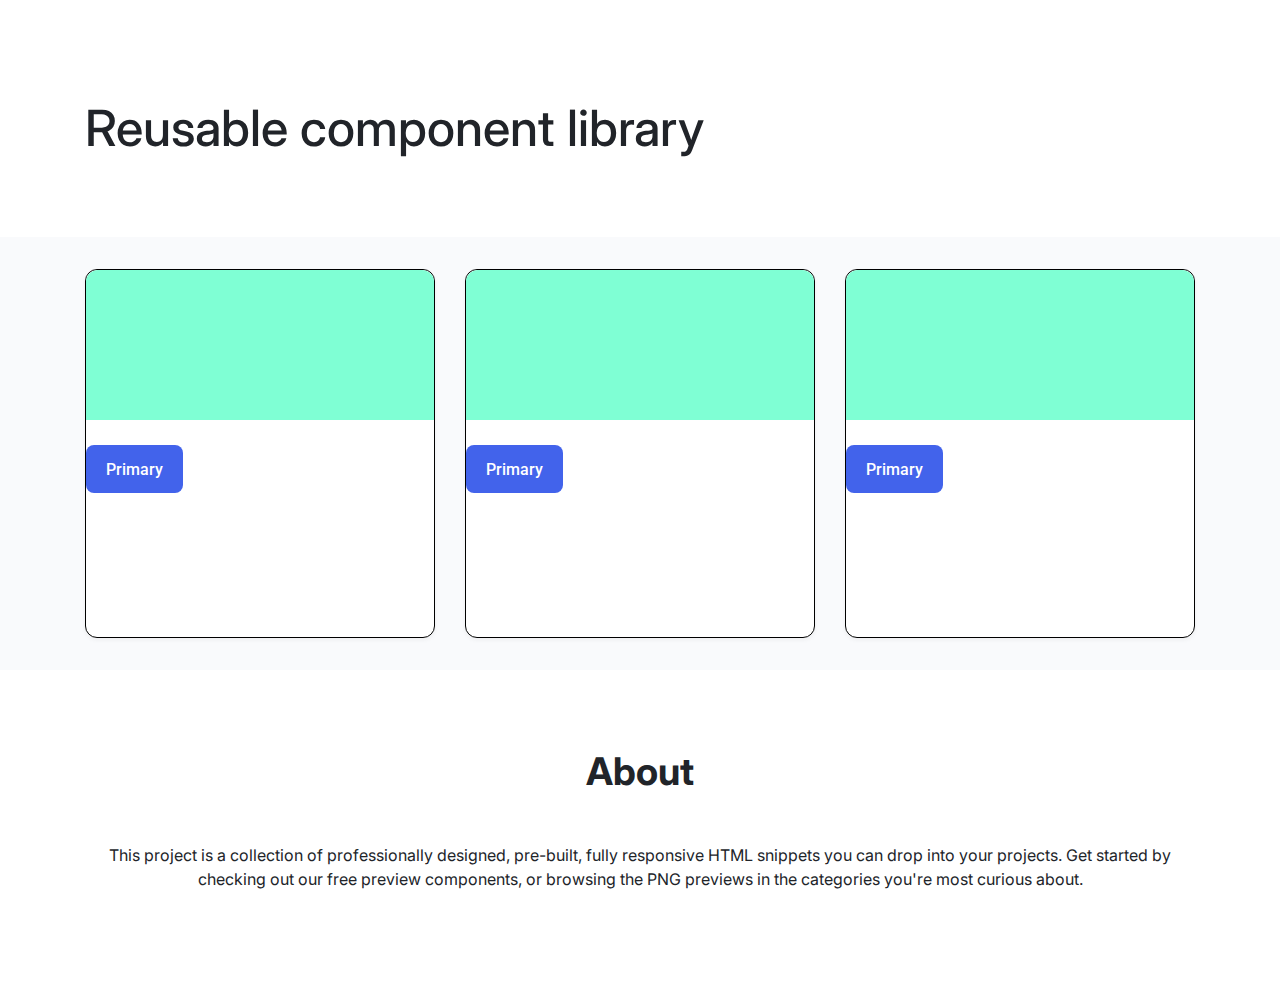
<file: index.html>
<!DOCTYPE html>
<!-- Главная страница -->
<html lang="ru">
    <head>
        <link rel="stylesheet" href="./assets/css/normalize.css">
        <link rel="stylesheet" href="./assets/css/main.css">
    </head>
    <body>
<div class="page">
    <header class="header">
        <div class="container"> 
        <h1 class="header__title">Reusable component library</h1>
    </div>
    </header>
    <main class="preview page__main">
        <div class="container">
            <div class="preview__cards">
                <div class="card">
                    <div class="card__placeholder">

                    </div>
                    <button class="button button_primary card_button" type="button" value='Primary'>
                        Primary
                    </button>
                   
                </div>
                <div class="card">
                    <div class="card__placeholder">
                    
                    </div>
                    <button class="button button_primary card_button" type="button" value='Primary'>
                        Primary
                    </button>
                </div>
                <div class="card">
                    <div class="card__placeholder">
                    
                    </div>
                    <button class="button button_primary card_button" type="button" value='Primary'>
                        Primary
                    </button>
                </div>
                
            </div>
        </div>
    </main>
    <footer class="footer">
    <div class="container">
        <h2 class="about">About</h2>
        <p class="project">This project is a collection of professionally designed, pre-built, fully responsive HTML snippets you can drop into your projects. Get started by checking out our free preview components, or browsing the PNG previews in the categories you're most curious about.</p>
    </div>
    </footer>
</div>
    </body>
</html>
</file>
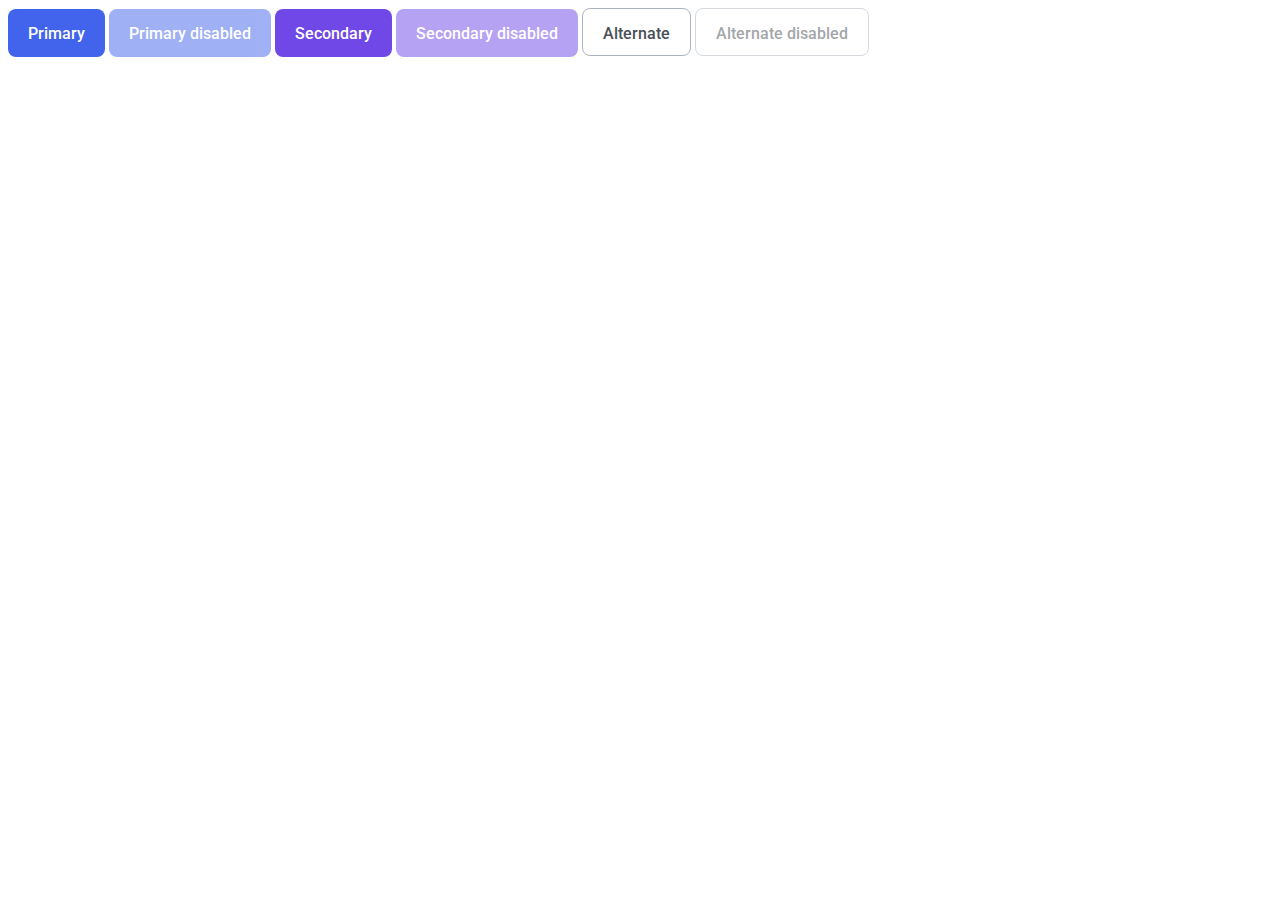
<file: 03-lection1/01-button/index.html>
<!DOCTYPE html>
<!-- Страница с кнопкой -->
<html lang="ru">
    <head>
        <link rel="stylesheet" href="../../assets/css/main.css">
        <link rel="stylesheet" href="./button.css">
        <title>button</title>
    </head>
    <body>
        <div class="button__theme">
   <button class="button button_primary" type="button" value='Primary'>Primary</button>
   <button class="button button_primary" type="button" value="Primary disabled" disabled>Primary disabled</button>
   <button class="button button_secondary" type="button" value="Secondary">Secondary</button>
   <button class="button button_secondary" type="button" value="Secondary disabled" disabled>Secondary disabled</button>
   <button class="button button_alternate" type="button" value="Alternate">Alternate</button>
   <button class="button button_alternate" type="button" value="Alternate disabled" disabled>Alternate disabled</button>
</div>
</body>
</html>
</file>
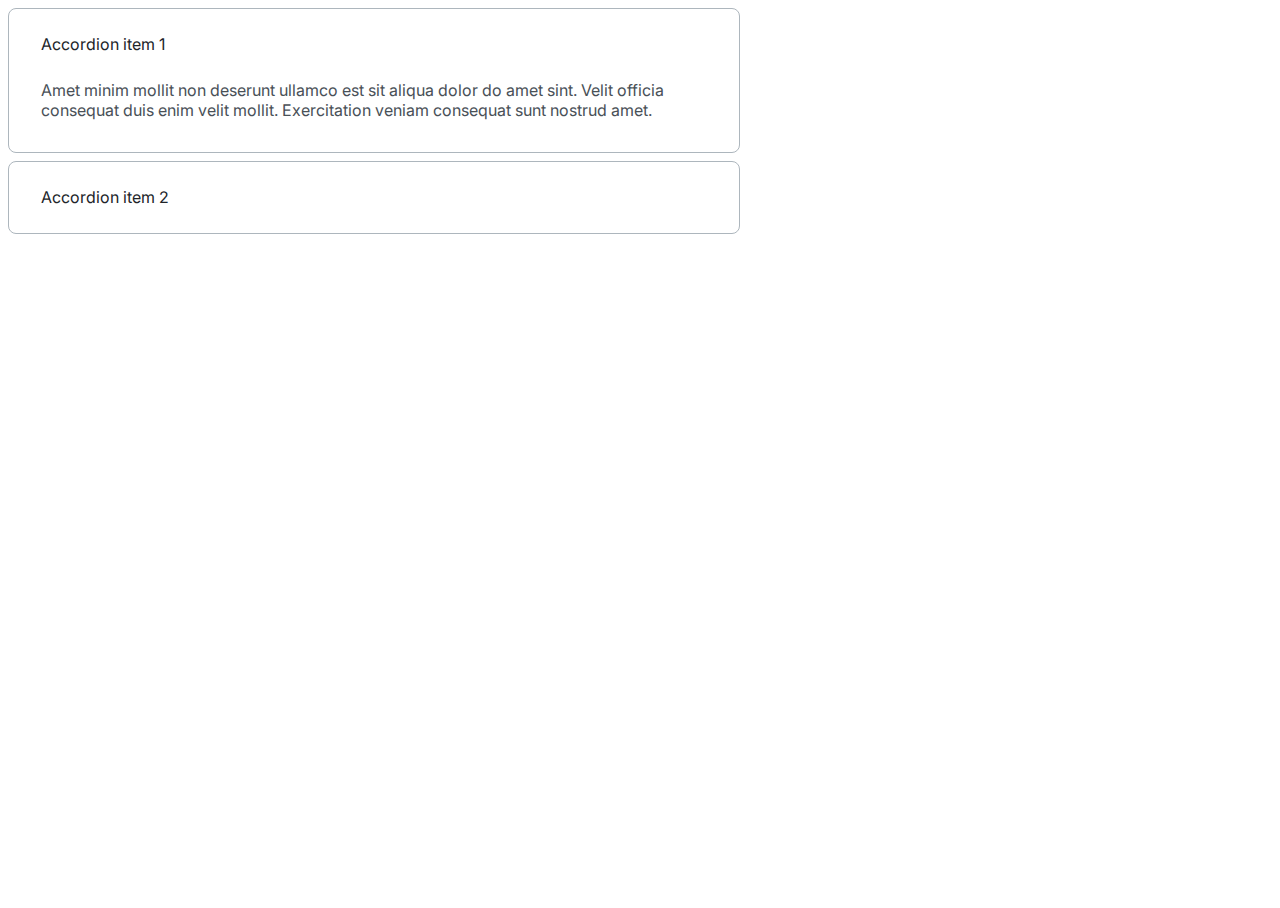
<file: 03-lection1/02-accordion/index.html>
<!DOCTYPE html>
<!-- Страница с аккордеоном -->
<html lang="en">
    <head>
        <link rel="stylesheet" href="../../assets/css/main.css">
        <link rel="stylesheet" href="./accordion.css">
        <title>accordion</title>
    </head>
    <body>
        <details class="accordion__summary" open>
            <summary class="accordion__item">
                Accordion item 1
            </summary>
            <p class="accordion__text">
                Amet minim mollit non deserunt ullamco est sit aliqua dolor do amet sint. Velit officia consequat duis enim velit mollit. Exercitation veniam consequat sunt nostrud amet.  
            </p>
        </details>
        <details class="accordion__summary">
        <summary class="accordion__item">
            Accordion item 2
        </summary>
        <p>
        </p>
    </details>
    </body>
</html>
</file>
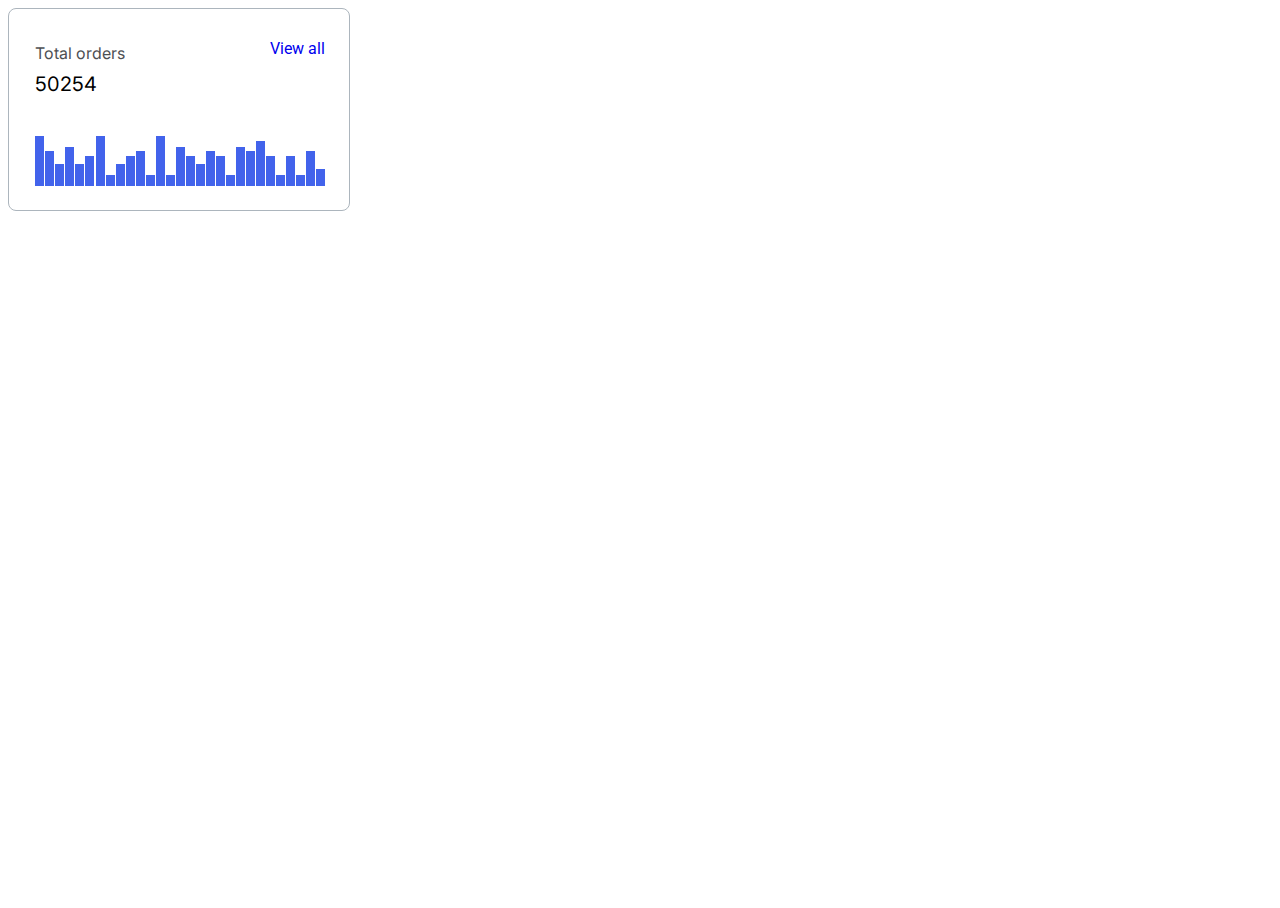
<file: 04-lection2/01-histogram/index.html>
<!DOCTYPE html>
<!-- Страница с гистограммой -->
<html lang="ru">
    <head>
        <link rel="stylesheet" href="../../assets/css/main.css">
        <link rel="stylesheet" href="./histogram.css">
        <title>histogramm</title>
    </head>
    <body>
    <div class="gistogramm">
        <div class="gistogramm__text">
            <p class='gistogramm__title'>Total orders</p>
            <a class="gistogramm__link" href="#">View all</a>
        </div>
        <span class="gistogramm__counter">50254</span>
    <div class="gistogramm__chart">
                <div class="gistogramm__item" style="height: 100%;"></div>
                <div class="gistogramm__item" style="height: 70%;"></div>
                <div class="gistogramm__item" style="height: 44%;"></div>
                <div class="gistogramm__item" style="height: 78%;"></div> 
                <div class="gistogramm__item" style="height: 44%;"></div>  
                <div class="gistogramm__item" style="height: 60%;"></div>  
                <div class="gistogramm_item" style="height: 78%;"></div>  
                <div class="gistogramm__item" style="height: 100%;"></div>  
                <div class="gistogramm__item" style="height: 22%;"></div>  
                <div class="gistogramm__item" style="height: 44%;"></div>  
                <div class="gistogramm__item" style="height: 60%;"></div>  
                <div class="gistogramm__item" style="height: 70%;"></div>  
                <div class="gistogramm__item" style="height: 22%;"></div>  
                <div class="gistogramm__item" style="height: 100%;"></div>  
                <div class="gistogramm__item" style="height: 22%;"></div>  
                <div class="gistogramm__item" style="height: 78%;"></div>  
                <div class="gistogramm__item" style="height: 60%;"></div>  
                <div class="gistogramm__item" style="height: 44%;"></div>  
                <div class="gistogramm__item" style="height: 70%;"></div>  
                <div class="gistogramm__item" style="height: 60%;"></div>  
                <div class="gistogramm__item" style="height: 22%;"></div>  
                <div class="gistogramm__item" style="height: 78%;"></div>  
                <div class="gistogramm__item" style="height: 70%;"></div>  
                <div class="gistogramm__item" style="height: 90%;"></div>  
                <div class="gistogramm__item" style="height: 60%;"></div>  
                <div class="gistogramm__item" style="height: 22%;" ></div>  
                <div class="gistogramm__item" style="height: 60%;"></div>  
                <div class="gistogramm__item" style="height: 22%;"></div>  
                <div class="gistogramm__item" style="height: 70%;"></div>  
                <div class="gistogramm__item" style="height: 34%;"></div>  
            </div>
    </div>
    </body>
</html>
</file>
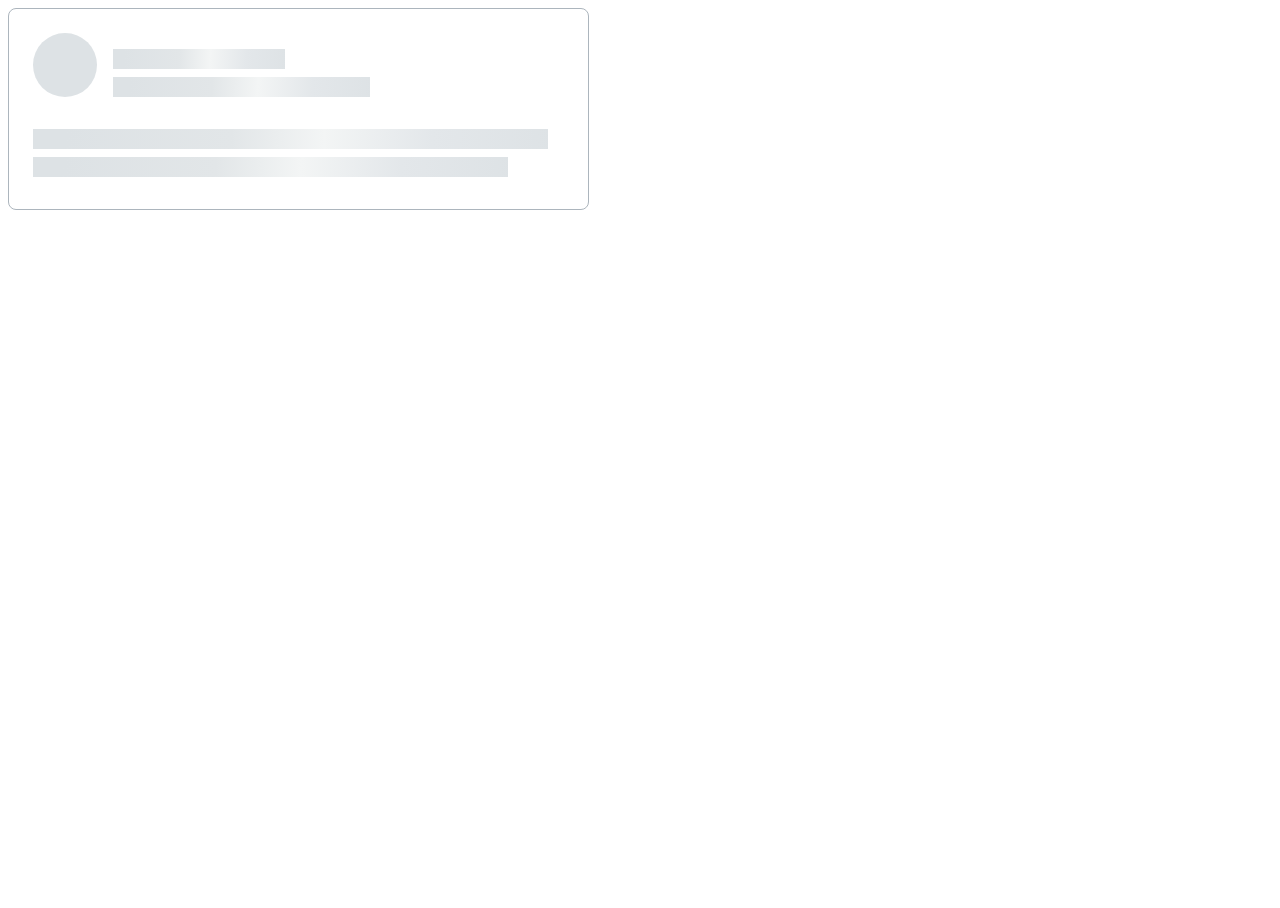
<file: 04-lection2/02-skeleton/index.html>
<!DOCTYPE html>
<!-- Страница со скелетоном -->
<html lang="ru">
    <head>
        <link rel="stylesheet" href="../../assets/css/main.css">
        <link rel="stylesheet" href="./skeleton.css">
        <title>skeleton</title>
    </head>
    <body>
    <div class="skeleton">
       <div class="skeleton__head">
        <div class="skeleton__circle"></div>
        <div class="skeleton__body">
         <div class="skeleton__line skeleton__line_la"></div>
         <div class="skeleton__line skeleton__line_ld"></div>  
        </div>
       </div>
         <div class="skeleton__footer">
         <div class="skeleton__line skeleton__line_lb"></div>
         <div class="skeleton__line skeleton__line_ls"></div>
         </div>
        </div>
          </body>
</html>
</file>
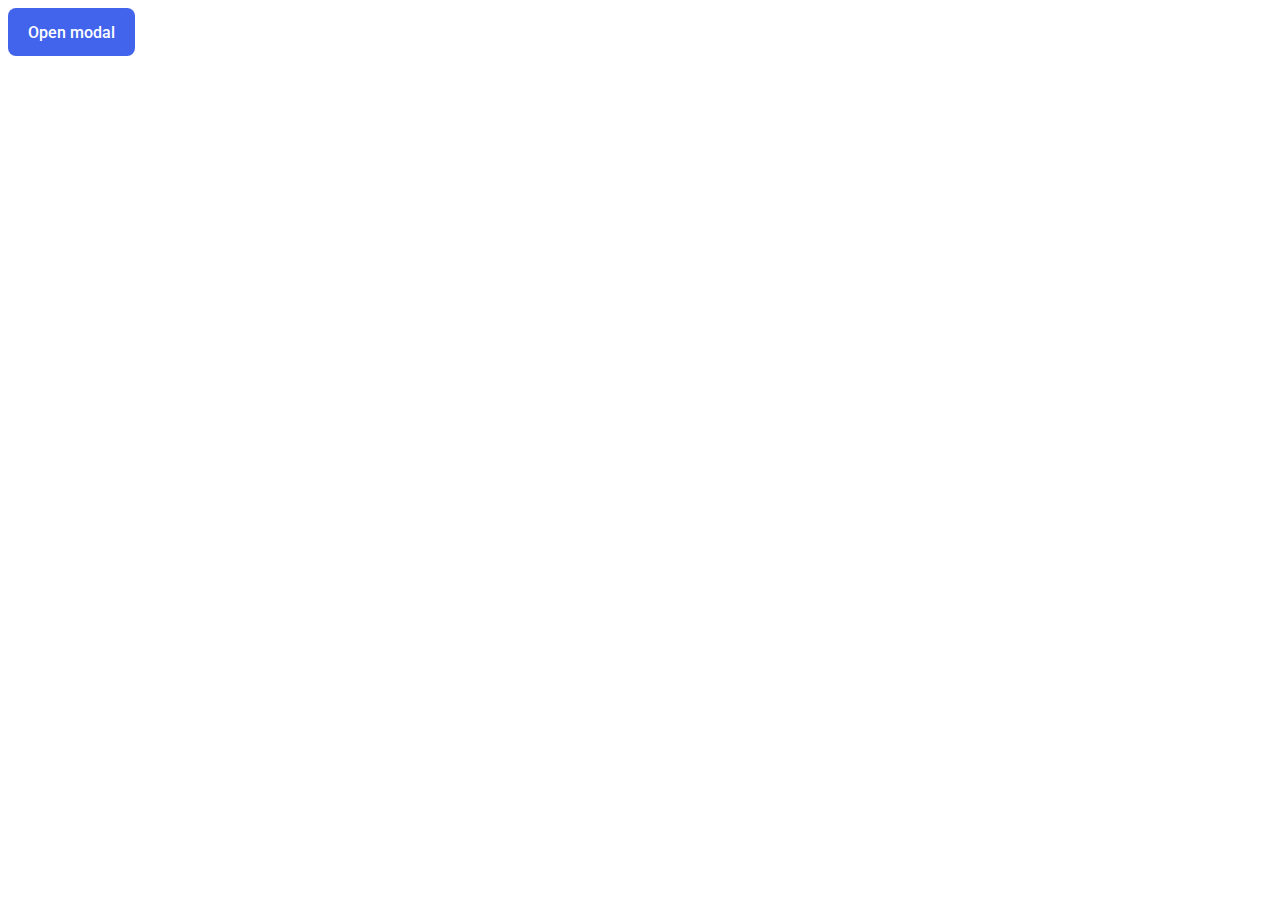
<file: 05-lection3/02-modal/index.html>
<!DOCTYPE html>
<!-- Страница с модалкой -->
<html lang="ru">
    <head>
        <link rel="stylesheet" href="../../assets/css/main.css">
        <link rel="stylesheet" href="./modal.css">
        <title>Modal</title>
    </head>
    <body>
        <div class="button__wrapper">
            <button class="button button_primary" id="modal-open">
                Open modal
            </button>
        </div>
        <div class="modal" id="modal">
            <div class="modal__menu">
                <a href="#" class="modal__close" id="modal-close">
                    <svg width="24" height="24" viewBox="0 0 24 24" fill="none" xmlns="http://www.w3.org/2000/svg">
                        <path fill-rule="evenodd" clip-rule="evenodd" d="M18.7071 5.29289C19.0976 5.68342 19.0976 6.31658 18.7071 6.70711L6.70711 18.7071C6.31658 19.0976 5.68342 19.0976 5.29289 18.7071C4.90237 18.3166 4.90237 17.6834 5.29289 17.2929L17.2929 5.29289C17.6834 4.90237 18.3166 4.90237 18.7071 5.29289Z" fill="#212429"/>
                        <path fill-rule="evenodd" clip-rule="evenodd" d="M5.29289 5.29289C5.68342 4.90237 6.31658 4.90237 6.70711 5.29289L18.7071 17.2929C19.0976 17.6834 19.0976 18.3166 18.7071 18.7071C18.3166 19.0976 17.6834 19.0976 17.2929 18.7071L5.29289 6.70711C4.90237 6.31658 4.90237 5.68342 5.29289 5.29289Z" fill="#212429"/>
                        </svg>
                        
                      <!-- <svg class="svg-icon">
                        <use href="/assets/images/icons.svg#help"></use>
                     </svg>   -->
                </a>
                <div class="modal__body">
                    <div class="modal__title">Modal title</div>
                    <div class="modal__text">
                        Amet minim mollit non deserunt ullamco est
                        sit aliqua dolor do amet sint. Velit officia
                        consequat duis enim velit mollit.
                        Exercitation veniam consequat sunt nostrud amet.
                        Amet minim mollit non deserunt ullamco est sit
                        aliqua dolor do amet sint.
                        Velit officia consequat duis enim velit mollit.
                        Exercitation veniam consequat sunt nostrud amet.
                    </div>
                </div>
            </div>
        </div>
        </div>
    </body>
    <script src="./index.js"></script> 
</html>
</file>
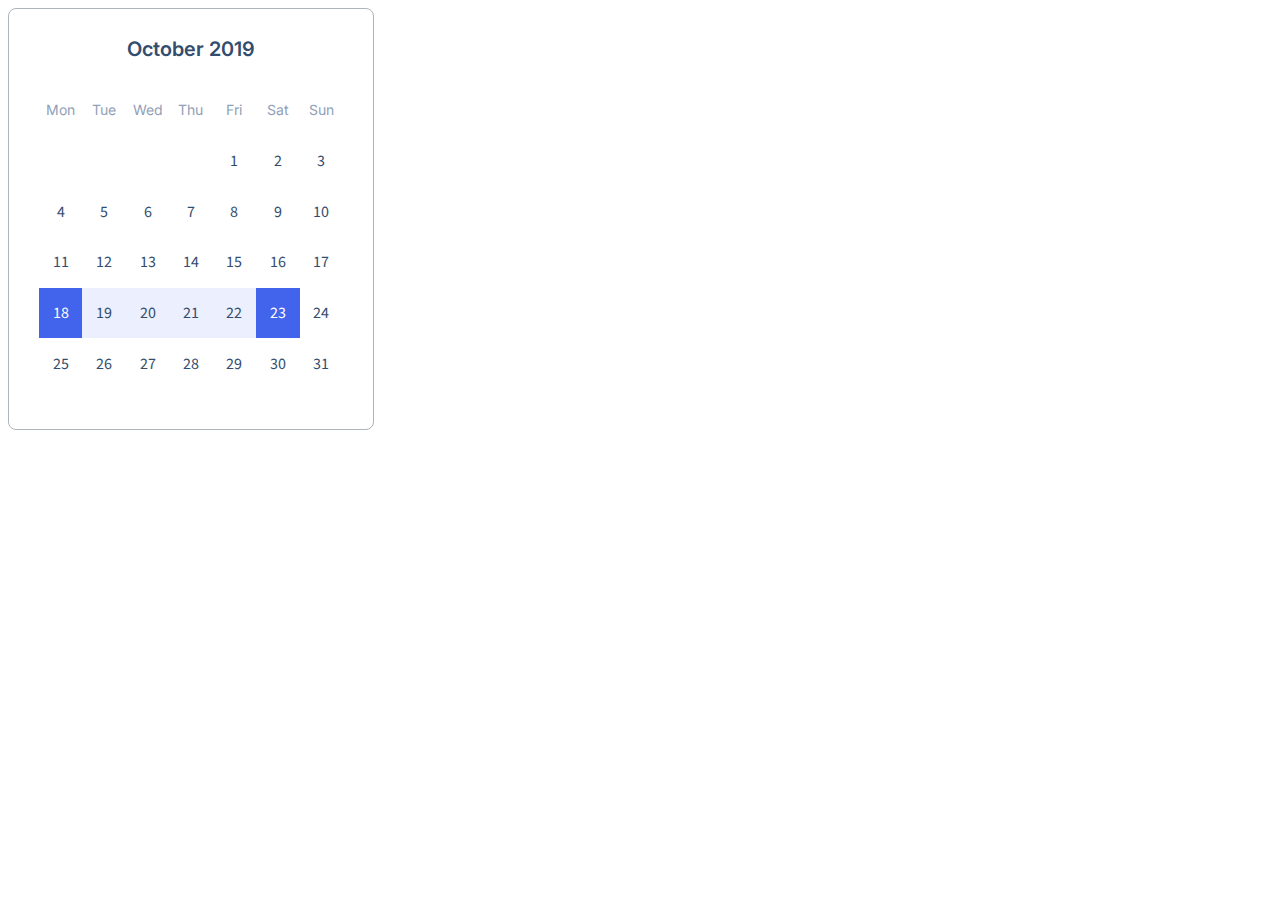
<file: 05-lection3/03-calendar/index.html>
<!DOCTYPE html>
<!-- Страница с календарем -->
<html lang="en">
    <head>
        <link rel="stylesheet" href="../../assets/css/main.css">
        <link rel="stylesheet" href="./calendar.css">
        <title>Calendar</title>
    </head>
    <body>
<div class="calendar">
    <div class="calendar__title">October 2019</div>
    <div class="calendar__wrapper">
        <div class="calendar__inner">
            <span class="calendar__item calendar__item_day">Mon</span>
            <span class="calendar__item calendar__item_day">Tue</span>
            <span class="calendar__item calendar__item_day">Wed</span>
            <span class="calendar__item calendar__item_day">Thu</span>
            <span class="calendar__item calendar__item_day">Fri</span>
            <span class="calendar__item calendar__item_day">Sat</span>
            <span class="calendar__item calendar__item_day">Sun</span>
            <span class="calendar__item"></span>
            <span class="calendar__item"></span>
            <span class="calendar__item"></span>
            <span class="calendar__item"></span>
            <span class="calendar__item">1</span>
            <span class="calendar__item">2</span>
            <span class="calendar__item">3</span>
            <span class="calendar__item">4</span>
            <span class="calendar__item">5</span>
            <span class="calendar__item">6</span>
            <span class="calendar__item">7</span>
            <span class="calendar__item">8</span>
            <span class="calendar__item">9</span>
            <span class="calendar__item">10</span>
            <span class="calendar__item">11</span>
            <span class="calendar__item">12</span>
            <span class="calendar__item">13</span>
            <span class="calendar__item">14</span>
            <span class="calendar__item">15</span>
            <span class="calendar__item">16</span>
            <span class="calendar__item">17</span>
            <span class="calendar__item calendar__item_active">18</span>
            <span class="calendar__item calendar__item_active_Color">19</span>
            <span class="calendar__item calendar__item_active_Color">20</span> 
            <span class="calendar__item calendar__item_active_Color">21</span> 
            <span class="calendar__item calendar__item_active_Color">22</span> 
            <span class="calendar__item calendar__item_active">23</span>
            <span class="calendar__item">24</span>
            <span class="calendar__item">25</span>
            <span class="calendar__item">26</span>
            <span class="calendar__item">27</span>
            <span class="calendar__item">28</span>
            <span class="calendar__item">29</span>
            <span class="calendar__item">30</span>
            <span class="calendar__item">31</span>
        </div>
    </div>
</div>
    </body>
</html>
</file>
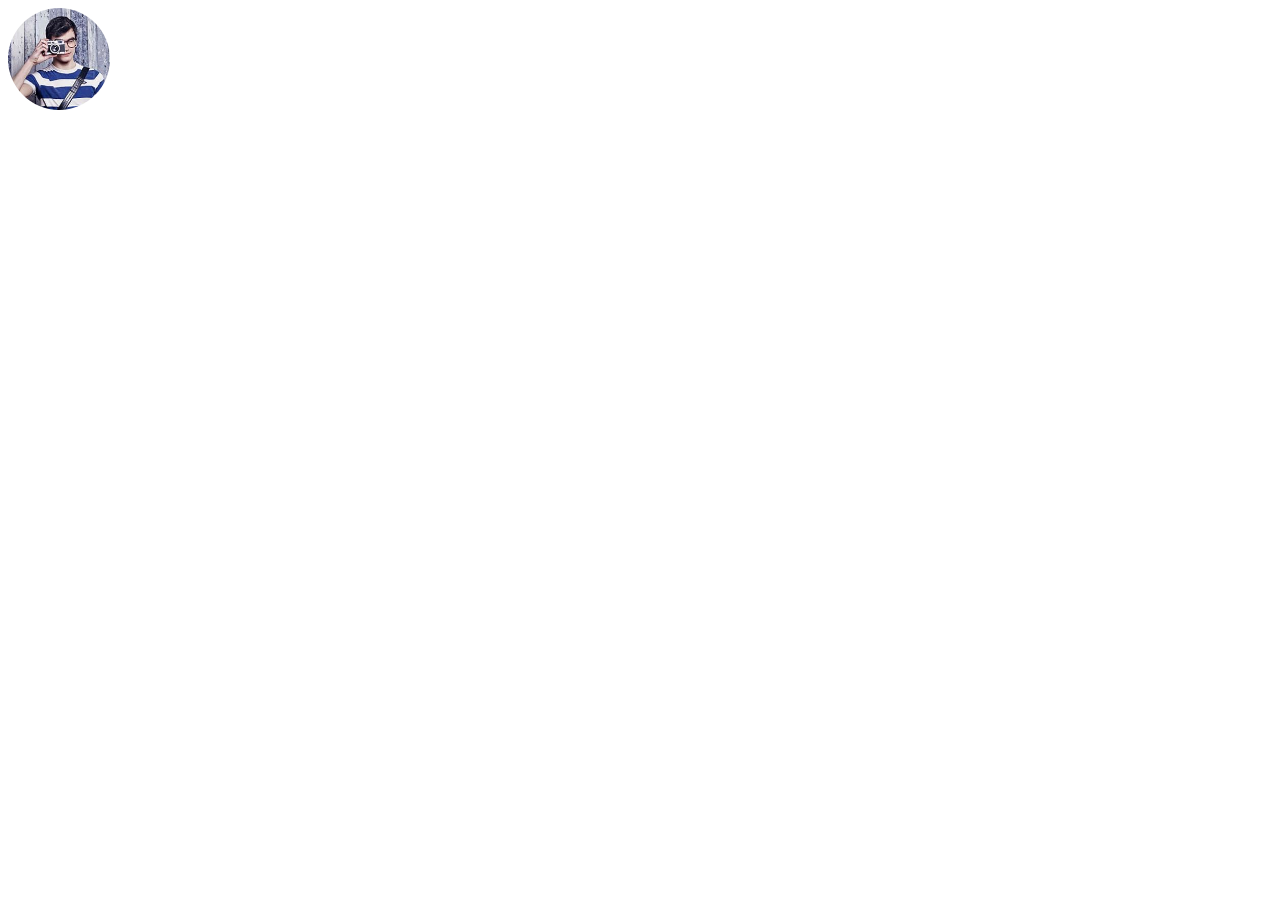
<file: 06-lection4/01-avatar/index.html>
<!DOCTYPE html>
<!-- Страница с аватаром -->
<html lang="ru">
    <head>
        <link rel="stylesheet" href="../../assets/css/main.css">
        <link rel="stylesheet" href="./avatar.css">
    </head>
    <body>
        <div class="avatar">
            <img src="./public/avatar-200.jpg" class="avatar__image" alt="аватар">
        </div>
    </body>
</html>
</file>
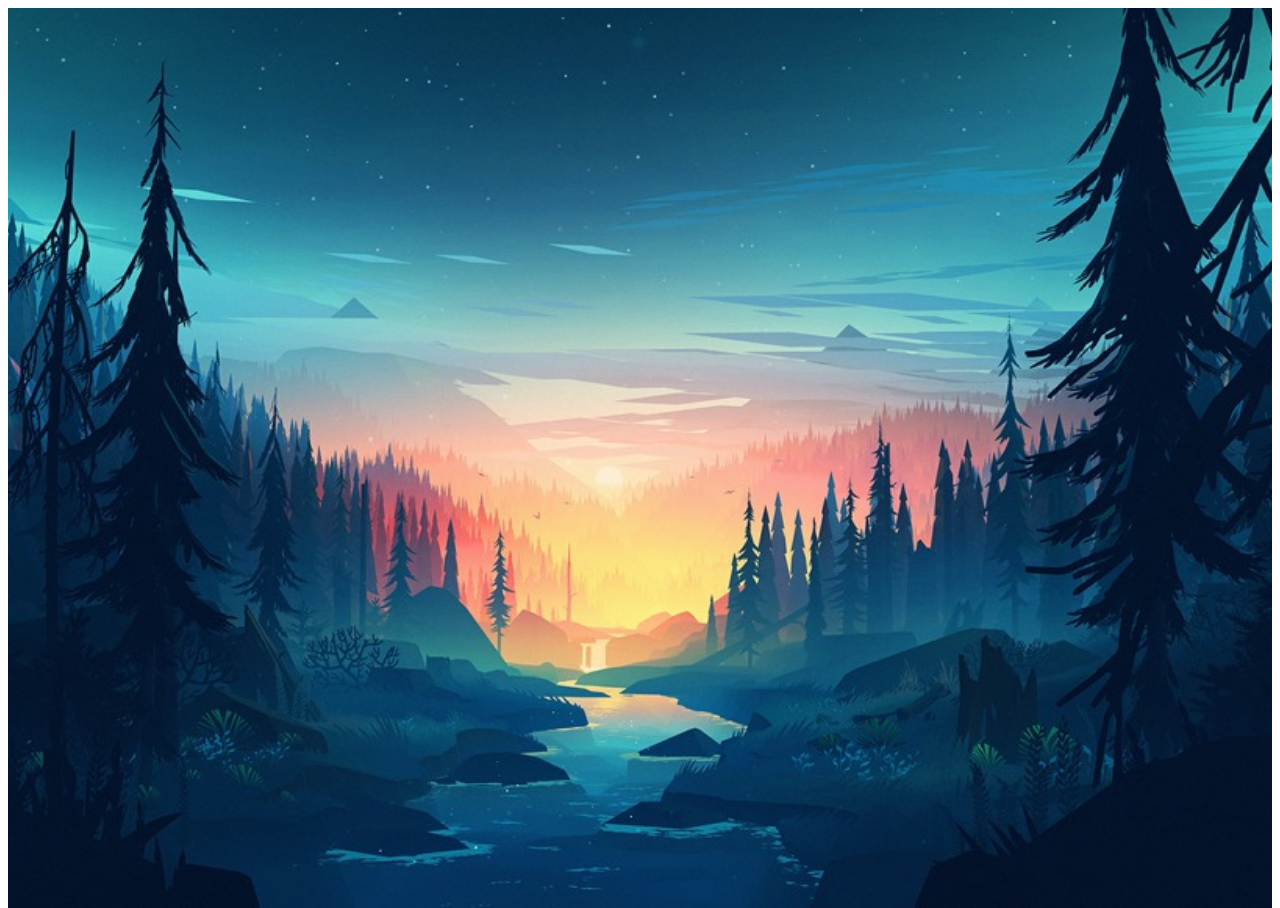
<file: 06-lection4/02-background-image/index.html>
<!DOCTYPE html>
<html lang="ru">
    <head>
        <link rel="stylesheet" href="../../assets/css/main.css">
        <link rel="stylesheet" href="./background-image.css">
    </head>
    <body>
        <div class="background-img">
        </div>
    </body>
</html>
</file>
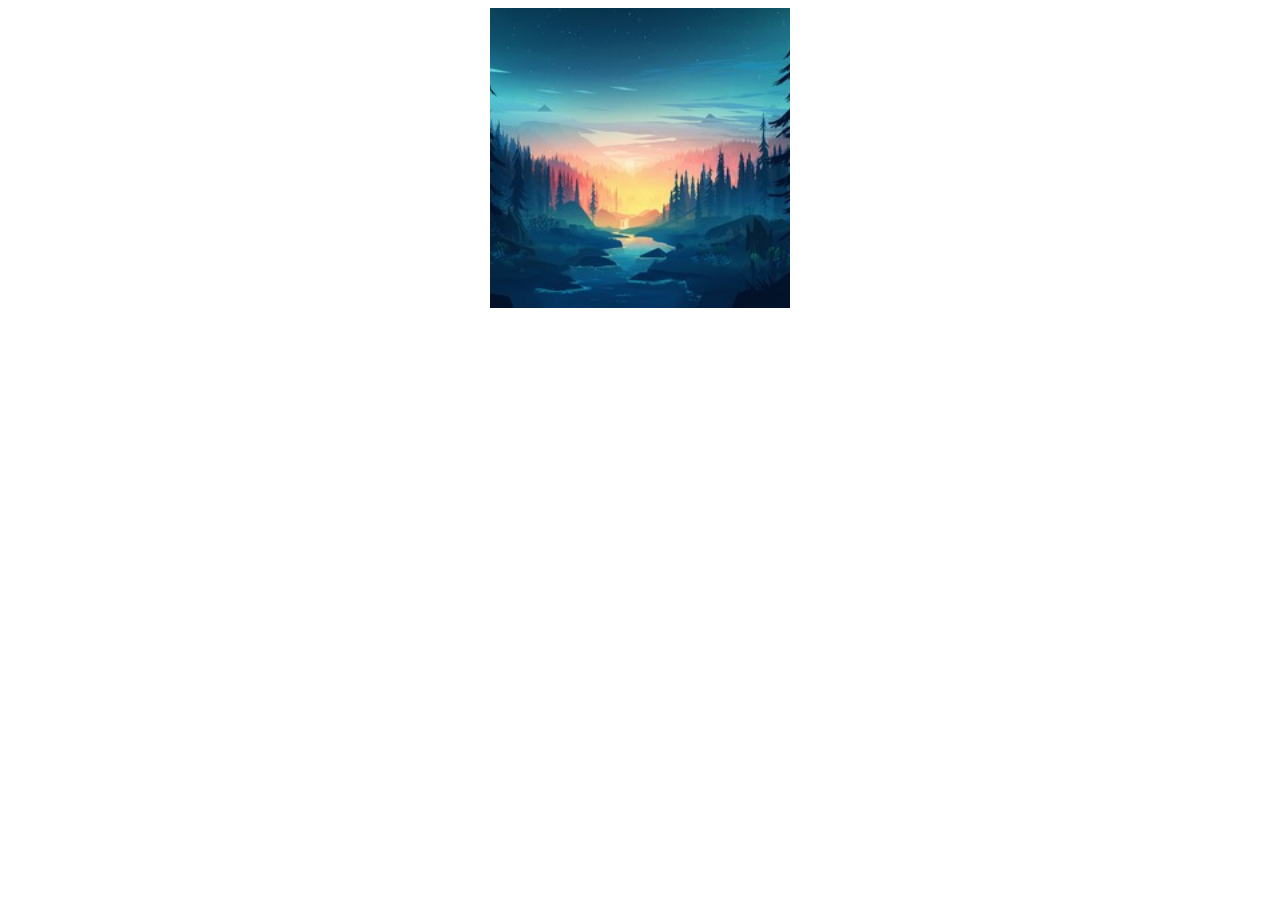
<file: 06-lection4/03-srcset/index.html>
<!DOCTYPE html>
<html lang="ru">
    <head>
        <link rel="stylesheet" href="../../assets/css/main.css">
        <link rel="stylesheet" href="./srcset.css">
    </head>
    <body>
        <div class="container">
            <div class="srcset">
               <img class="srcset__image" alt="forest" src="./public/forest_400.jpg" srcset="./public/forest_400.jpg 1x, ./public/forest_768.jpg 2x">
            </div>
        </div>
    </body>
</html>
</file>
<file: assets/css/main.css>
@import '../fonts/fonts.css';

@import '../../components/Page/page.css';
@import '../../components/Header/header.css';
@import '../../components/Footer/footer.css';
@import '../../components/Preview/preview.css';
@import '../../components/Container/container.css';
@import '../../03-lection1/01-button/button.css';
@import '../../components/Card/card.css';

:root {
    --white: #ffffff;
    --black: #212429;
    --pink: #F784AD;
    --purple: #7048E8;
    --blue: #374FC7;
    --red: #F03D3E;
    --grey-1: #F8F9FA;
    --grey-2: #DDE2E5;
    --grey-3: #ACB5BD;
    --grey-4: #495057;

    --error: var(--red);
    --success: var(--blue);

    --primary: var(--blue);
    --secondary: var(--purple);
}

body {
    font-family: 'Roboto', sans-serif;
    
}

html, body {
    height: 100vh;
}
</file>
<file: 03-lection1/01-button/button.css>
.button { 
  --theme-color: #4263EB;
    --themy-color: #7048E8;
    --color: #495057;     
 height: 48px;
 border-radius: 8px;
 color: #fff;
 font-size: 16px;
 display: inline-block;
 border: none;
 cursor: pointer;
 font-family: 'Roboto';
 font-weight: 500;
 line-height: 19px;
 text-align: center;
 padding: 15px 20px 14px;
}

  .button_primary {
 background-color: #4263EB;
}

.button_primary:hover {
 background-color: #2342C0;
}

.button_secondary {  
 background-color: #7048E8;
}

.button_secondary:hover {
 background-color: #5028C6;
}

.button_secondary {
 background-color: var(--themy-color);
}

.button_alternate { 
 background-color: #fff;
 color: #495057;
 border: 1px solid #ACB5BD;
}

.button_alternate:hover {
 border: 1px solid #212429;
}

.button_alternate {
    color: var(--color);
    background-color: #fff; 
    border: 1px solid #ACB5BD;
}

.button:disabled {
    pointer-events: none; 
    opacity: 0.5;
}
</file>
<file: 03-lection1/02-accordion/accordion.css>
summary {
    display: inline-block;
}

summary.accordion__item{
    font-family: 'Inter', sans-serif;
    line-height: 23px;
    font-size: 16px;
    color: #212429;
    padding: 24px 0 24px 32px ;
}

.accordion__summary {
 width: 730px;    
 border: 1px solid hsl(208, 11%, 71%);
 border-radius: 8px;
 margin-bottom: 8px;
}

.accordion__text {
 font-family: 'Inter', sans-serif;   
 margin: 0;
 color: #495057;
 padding: 0 48.69px 32px 32px;
}

.accordion__summary:last-child {
    margin-bottom: 0;
}

summary::-webkit-details-marker{
    display:none;
}
</file>
<file: 04-lection2/01-histogram/histogram.css>
.gistogramm {
    border: 1px solid rgba(172, 181, 189, 1);
    border-radius: 8px;
    padding: 16px 24px 24px 26px;
    display: inline-block;  
}

.gistogramm__text {
    display: flex;
    justify-content: space-between;
    align-items: center;
}

.gistogramm__link {
 text-decoration: none;
}

.gistogramm__title {
 font-family: 'Inter', sans-serif;   
 font-size: 16px;
 line-height: 24px;
 color: #212429;
 margin-bottom: 6px;
 opacity: 0.8;
}

.gistogramm__counter{ 
 font-family: 'Inter', sans-serif;  
 font-size: 20px;
 line-height: 26px;
}

.gistogramm__chart {
   display: flex;
   align-items: flex-end; 
   height: 50px;
   background-color: #fff; 
   margin-top: 39px;
   gap: 1px; 
}

.gistogramm__item { 
    width: 9px;
    background: #4263EB;      
}
</file>
<file: 04-lection2/02-skeleton/skeleton.css>
.skeleton {
    background: #FFF;
    border: 1px solid rgba(172, 181, 189, 1);
    border-radius: 8px;
    padding: 24px 40px 32px 24px;
    display: inline-block;  
}

.skeleton__circle {
    width: 64px;
    height: 64px;
    background: #DDE2E5;
    border-radius: 32px;
    margin-right: 16px;
}

.skeleton__line {
    height: 20px;
    width: 257px;
    background: linear-gradient(92.51deg, #DDE2E5 6.44%, #E2E6E8 38.47%, #F3F5F5 56.48%, #E3E7EA 77.5%, #DDE2E5 102.52%);
}

.skeleton__head {
    display: flex;
    align-items: flex-end;
}


.skeleton__line_la {
    width: 172px;
}

.skeleton__line_ld{
    margin-bottom: 0;
}

.skeleton__footer {
    margin-top: 32px;
    display: flex;
    flex-direction: column;
    gap: 8px;
}

.skeleton__line_lb {
 width: 515px;    
}

.skeleton__line_ls {
 width: 475px;
 margin: 0;
}

.skeleton__body {
    display: flex;
    flex-direction: column;
    gap: 8px;
}
</file>
<file: 05-lection3/02-modal/modal.css>
.modal {
    background: rgba(196, 196, 196, 0.8);
    position: fixed;
    display: none;
    top: 0;
    right: 0;
    bottom: 0;
    left: 0;
}

.modal__menu {
    position: absolute;
    max-width: 428px;
    width: 100%;
    top: 50%;
    left: 50%;
    transform: translate(-50%, -50%);
    box-sizing: border-box;
    background: var(--white);
    padding: 30px 40px 33px;
    border-radius: 8px;
}

.modal__close {
    position: absolute;
    right: 15px;
    top: 15px;
}

.modal__body {
    display: flex;
    flex-direction: column;
    gap: 14px;
}

.modal__title {
    font-family: 'Inter', serif;
    font-style: normal;
    font-weight: 600;
    font-size: 20px;
    line-height: 24px;
    color: #334D6E;
}

.modal__text {
  font-family: 'Inter', serif;
  font-style: normal;
  font-size: 16px;
  font-weight: 400;
  line-height: 24px;
  text-align: left;
  color: var(--grey-4)
}
</file>
<file: 05-lection3/03-calendar/calendar.css>
@import url('https://fonts.googleapis.com/css2?family=Source+Sans+Pro&display=swap');

.calendar {
    font-family: 'Inter', sans-serif;
    font-weight: 400;
    border: 1px solid #ACB5BD;
    border-radius: 8px;
    background: #FFF;
    width: 100%;
    max-width: 304px;
    padding: 28px 30px 40px 30px;
}

.calendar__title {
    font-size: 20px;
    margin-bottom: 24px;
    color: #334D6E;
    font-weight: 600;
    line-height: 24px;
    text-align: center;

}

.calendar__wrapper {
    position: relative;
    padding-bottom: 100%;
}

.calendar__inner {
    position: absolute;
    display: grid;
    grid-template-columns: repeat(7, 1fr);
    grid-template-rows: repeat(6, 1fr);
    top: 0;
    left: 0;
    right: 0;
    bottom: 0;
}

.calendar__item {
    font-family: 'Source Sans Pro', sans-serif;
    font-weight: 400;
    color: #334D6E;
    font-size: 16px;
    line-height: 20px;
    display: flex;
    justify-content: center;
    align-items: center;  
}

.calendar__item_day {
    font-family: 'Inter', sans-serif;
    font-weight: 400;
    font-size: 14px;
    color: #90A0B7;
}

.calendar__item_active {
    background: #4263EB;
    color: #FFF;
}

.calendar__item_active_Color {
    background: rgba(160, 177, 245, 0.2);   
}
</file>
<file: 06-lection4/01-avatar/avatar.css>
.avatar {
    width: 102px;
    height: 102px;
}

.avatar__image {
   border-radius: 50%; 
   width: 100%;
   height: 100%;
   object-fit: cover;
   
}
</file>
<file: 06-lection4/02-background-image/background-image.css>
.background-img {
    width: 100%;
    height: 100%;
    background-image: url('./public/forest_400.jpg');
    background-repeat: no-repeat;
    background-position: center;
    background-size: cover;
}

@media screen and (min-width: 768px) {
    .background-img {
      background-image: url('./public/forest_768.jpg');
    }
  }

  @media screen and (min-width: 1024px) {
    .background-img {
      background-image: url('./public/forest_1024.jpg');
    }
  }

  @media screen and (min-width: 2560px) {
    .background-img {
      background-image: url('./public/forest_2560.jpg');
    }
  }
</file>
<file: 06-lection4/03-srcset/srcset.css>
.srcset {
    width: 300px;
    height: 300px;
    margin: auto;
  }
  
  .srcset__image {
    width: 100%;
    height: 100%;
    object-fit: cover;
  }
</file>
